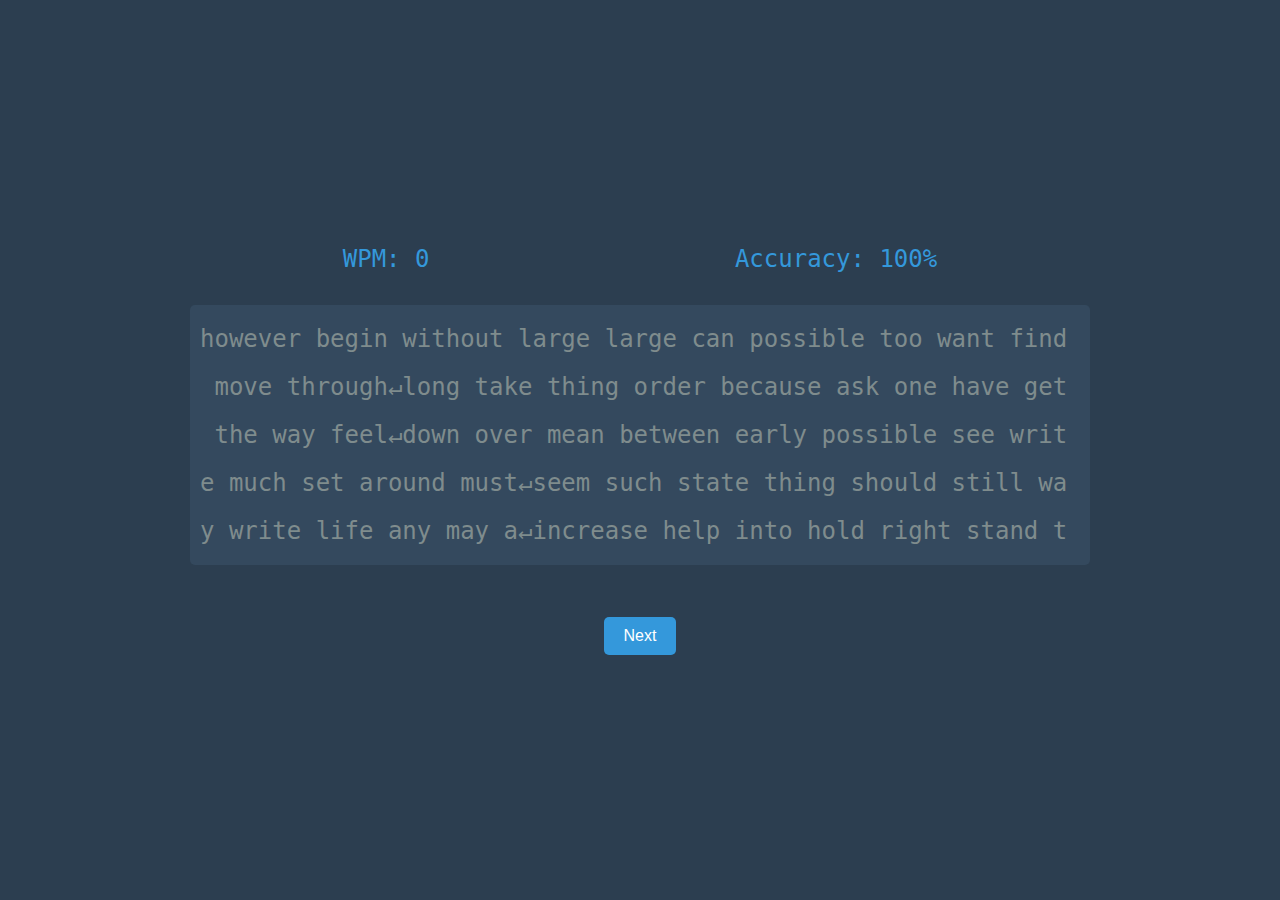
<file: index.html>
<!DOCTYPE html>
<html lang="en">
<head>
    <meta charset="UTF-8">
    <meta name="viewport" content="width=device-width, initial-scale=1.0">
    <title>Vibe Code Typing</title>
    <link rel="stylesheet" href="style.css">
</head>
<body>
    <div class="stats">
        <div class="stat-item">WPM: <span id="wpm">0</span></div>
        <div class="stat-item">Accuracy: <span id="accuracy">100</span>%</div>
    </div>
    <div class="container">
        <div id="text-wrapper" class="text-wrapper">
            <div id="text-to-type" class="text-display"></div>
        </div>
        <!-- This is now only used to capture focus -->
        <textarea id="text-input" class="text-input" autofocus></textarea>
        <button id="reset-btn">Next</button>
    </div>

    <!-- The Main Entry Point -->
    <script type="module" src="script.js"></script>
</body>
</html>
</file>
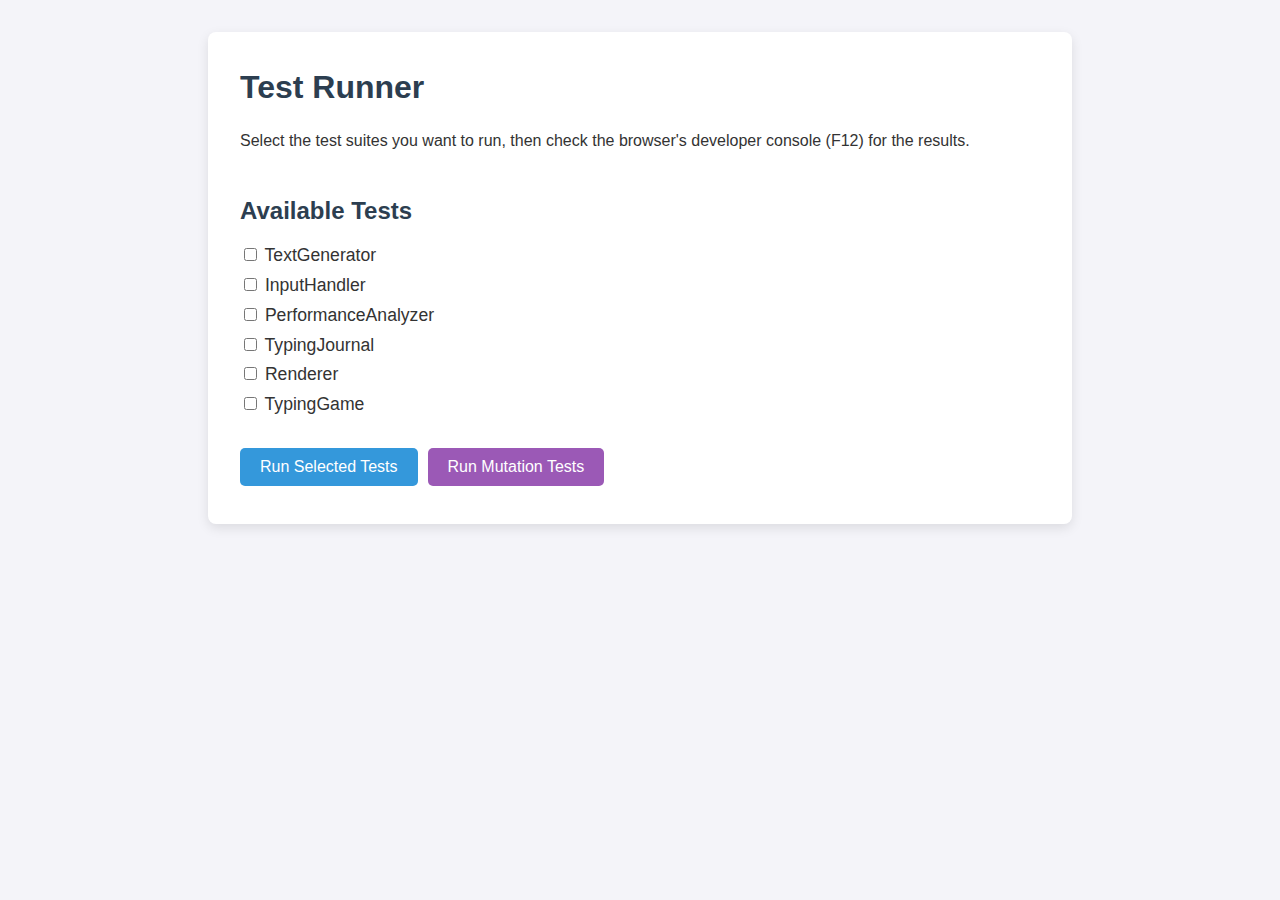
<file: tests/index.html>
<!DOCTYPE html>
<html lang="en">
<head>
    <meta charset="UTF-8">
    <!-- 
      This is an HTML meta refresh redirect.
      The "0" means to redirect immediately (after 0 seconds).
      The "url=" points to the actual location of our test runner.
      The path is relative to this file's location (tests/).
    -->
    <meta http-equiv="refresh" content="0; url=./framework/runner.html">
    <title>Redirecting to Test Runner...</title>
</head>
<body>
    <p>If you are not redirected automatically, <a href="./framework/runner.html">click here to go to the test runner</a>.</p>
</body>
</html>
</file>
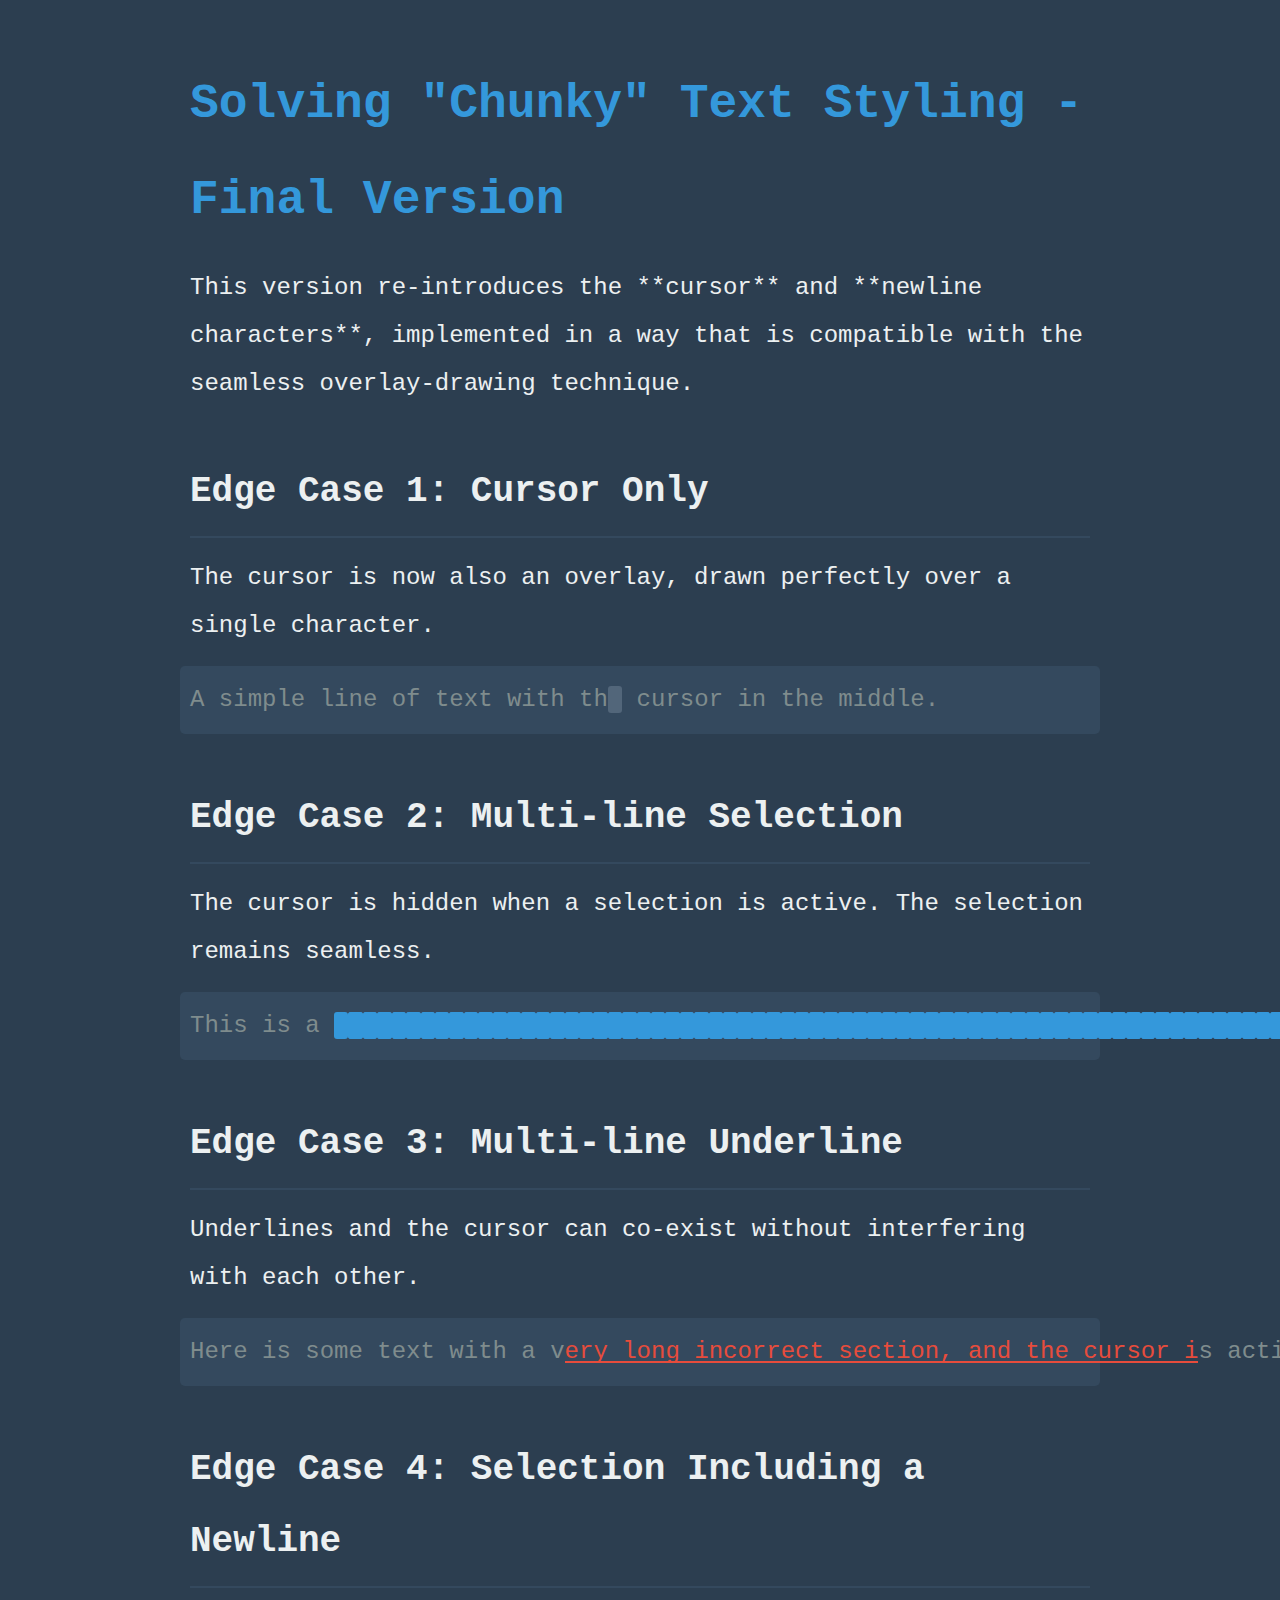
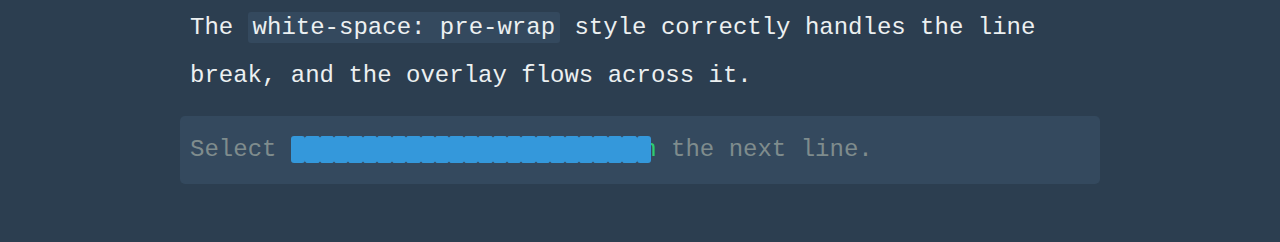
<file: i did not asked for this.html>
<!DOCTYPE html>
<html lang="en">
<head>
    <meta charset="UTF-8">
    <meta name="viewport" content="width=device-width, initial-scale=1.0">
    <title>Solving "Chunky" Text Styling - Final Version</title>
    <style>
        /* --- Basic Page Setup --- */
        body {
            font-family: 'Courier New', Courier, monospace;
            background-color: #2c3e50;
            color: #ecf0f1;
            padding: 2rem;
            font-size: 1.5rem;
            line-height: 2;
        }
        h1, h2, p {
            max-width: 900px;
            margin: 1rem auto;
        }
        h1 { color: #3498db; }
        h2 { border-bottom: 2px solid #34495e; padding-bottom: 0.5rem; margin-top: 3rem; }
        code { background-color: #34495e; padding: 2px 5px; border-radius: 3px; }

        /* --- Text Container Styles --- */
        .text-container {
            position: relative; /* CRITICAL: Anchor for our overlay boxes */
            background-color: #34495e;
            padding: 10px;
            border-radius: 5px;
            max-width: 900px;
            margin: 1rem auto;
            white-space: pre-wrap; /* CRITICAL: Handles \n characters automatically without needing <br> */
            user-select: none;
        }

        /* --- Character Span Styles --- */
        .text-container span {
            /* Spans only control color, not background or decoration */
        }
        .text-container .default { color: #7f8c8d; }
        .text-container .correct { color: #2ecc71; }
        .text-container .incorrect { color: #e74c3c; }
        .text-container .newline { color: #6a7c8e; } /* Styles the '↵' symbol */

        /* --- Overlay Box Styles (The Solution!) --- */
        .overlay-box {
            position: absolute;
            pointer-events: none;
            border-radius: 3px;
        }
        .overlay-selection {
            background-color: #3498db;
        }
        .overlay-underline {
            background-color: #e74c3c;
            height: 2px;
            border-radius: 0;
        }
        /* NEW: Style for the cursor overlay */
        .overlay-cursor {
            background-color: #52667a; /* The old block cursor color */
        }
    </style>
</head>
<body>

    <h1>Solving "Chunky" Text Styling - Final Version</h1>
    <p>This version re-introduces the **cursor** and **newline characters**, implemented in a way that is compatible with the seamless overlay-drawing technique.</p>

    <!-- ==================================================================================== -->
    <!-- EXAMPLE 1: Cursor Only (No Selection)                                                -->
    <!-- ==================================================================================== -->
    <h2>Edge Case 1: Cursor Only</h2>
    <p>The cursor is now also an overlay, drawn perfectly over a single character.</p>
    <div class="text-container" id="example1"></div>

    <!-- ==================================================================================== -->
    <!-- EXAMPLE 2: Multi-line Selection (Cursor at the end)                                  -->
    <!-- ==================================================================================== -->
    <h2>Edge Case 2: Multi-line Selection</h2>
    <p>The cursor is hidden when a selection is active. The selection remains seamless.</p>
    <div class="text-container" id="example2"></div>

    <!-- ==================================================================================== -->
    <!-- EXAMPLE 3: Multi-line Underline (with active cursor)                                 -->
    <!-- ==================================================================================== -->
    <h2>Edge Case 3: Multi-line Underline</h2>
    <p>Underlines and the cursor can co-exist without interfering with each other.</p>
    <div class="text-container" id="example3"></div>

    <!-- ==================================================================================== -->
    <!-- EXAMPLE 4: Selection including a newline character                                   -->
    <!-- ==================================================================================== -->
    <h2>Edge Case 4: Selection Including a Newline</h2>
    <p>The <code>white-space: pre-wrap</code> style correctly handles the line break, and the overlay flows across it.</p>
    <div class="text-container" id="example4"></div>


    <script>
        class VisualDebugger {
            constructor(containerId, text) {
                this.container = document.getElementById(containerId);
                this.text = text;
                this.charSpans = [];

                this.init();
            }

            // MODIFIED: No longer adds <br> tags. Relies on `white-space: pre-wrap`.
            init() {
                this.container.innerHTML = '';
                for (const char of this.text) {
                    const span = document.createElement('span');
                    if (char === '\n') {
                        span.innerHTML = '↵'; // Display newline character
                        span.className = 'newline';
                    } else if (char === ' ') {
                        span.innerHTML = '&nbsp;';
                        span.className = 'default';
                    } else {
                        span.innerText = char;
                        span.className = 'default';
                    }
                    this.container.appendChild(span);
                    this.charSpans.push(span);
                }
            }

            // MODIFIED: Now takes cursorPosition and decides whether to draw a cursor or selection.
            drawOverlays(ranges, cursorPosition) {
                this.container.querySelectorAll('.overlay-box').forEach(el => el.remove());
                const containerRect = this.container.getBoundingClientRect();

                // Determine if there is an active selection
                const hasSelection = ranges.some(r => r.start !== r.end);

                // --- Draw Cursor if there is NO selection ---
                if (!hasSelection && cursorPosition < this.charSpans.length) {
                    const cursorSpan = this.charSpans[cursorPosition];
                    const rect = cursorSpan.getBoundingClientRect();
                    const overlay = document.createElement('div');
                    
                    overlay.className = 'overlay-box overlay-cursor';
                    overlay.style.top = `${rect.top - containerRect.top}px`;
                    overlay.style.left = `${rect.left - containerRect.left}px`;
                    overlay.style.width = `${rect.width}px`;
                    overlay.style.height = `${rect.height}px`;
                    this.container.appendChild(overlay);
                }

                // --- Draw Selection and Underline Ranges ---
                for (const range of ranges) {
                    if (range.start >= range.end) continue;

                    const domRange = document.createRange();
                    // Clamp ranges to be within the bounds of available spans
                    const startIndex = Math.min(range.start, this.charSpans.length - 1);
                    const endIndex = Math.min(range.end - 1, this.charSpans.length - 1);

                    domRange.setStart(this.charSpans[startIndex], 0);
                    domRange.setEnd(this.charSpans[endIndex], 1);

                    const rects = domRange.getClientRects();

                    for (const rect of rects) {
                        const overlay = document.createElement('div');
                        overlay.className = `overlay-box ${range.type}`;
                        
                        const top = rect.top - containerRect.top;
                        const left = rect.left - containerRect.left;

                        if (range.type === 'overlay-underline') {
                           overlay.style.top = `${top + rect.height - 4}px`;
                        } else {
                           overlay.style.top = `${top}px`;
                        }
                        
                        overlay.style.left = `${left}px`;
                        overlay.style.width = `${rect.width}px`;
                        
                        if (range.type !== 'overlay-underline') {
                            overlay.style.height = `${rect.height}px`;
                        }
                        
                        this.container.appendChild(overlay);
                    }
                }
            }
        }

        // --- SETUP AND RUN THE EXAMPLES ---

        // Example 1: Cursor only
        const text1 = "A simple line of text with the cursor in the middle.";
        const demo1 = new VisualDebugger('example1', text1);
        demo1.drawOverlays([], 29); // No ranges, just a cursor at index 29
        demo1.charSpans[29].className = 'correct'; // Show the character under the cursor


        // Example 2: Multi-line Selection
        const text2 = "This is a long line of text that is designed to wrap onto multiple lines to demonstrate the selection.";
        const demo2 = new VisualDebugger('example2', text2);
        const selectionRange2 = [{ start: 10, end: 80, type: 'overlay-selection' }];
        demo2.drawOverlays(selectionRange2, 80); // Cursor is at the end of selection, so it's hidden
        for (let i = 10; i < 80; i++) { demo2.charSpans[i].className = 'correct'; }


        // Example 3: Multi-line Underline (with active cursor)
        const text3 = "Here is some text with a very long incorrect section, and the cursor is active within it.";
        const demo3 = new VisualDebugger('example3', text3);
        const underlineRange3 = [{ start: 26, end: 70, type: 'overlay-underline' }];
        demo3.drawOverlays(underlineRange3, 50); // Cursor at index 50
        for (let i = 26; i < 70; i++) { demo3.charSpans[i].className = 'incorrect'; }


        // Example 4: Selection including a newline
        const text4 = "Select this text\nand the text on the next line.";
        const demo4 = new VisualDebugger('example4', text4);
        const selectionRange4 = [{ start: 7, end: 32, type: 'overlay-selection' }];
        demo4.drawOverlays(selectionRange4, 32); // Cursor at the end, hidden
        for (let i = 7; i < 32; i++) { if(text4[i] !== '\n') demo4.charSpans[i].className = 'correct'; }

    </script>

</body>
</html>
</file>
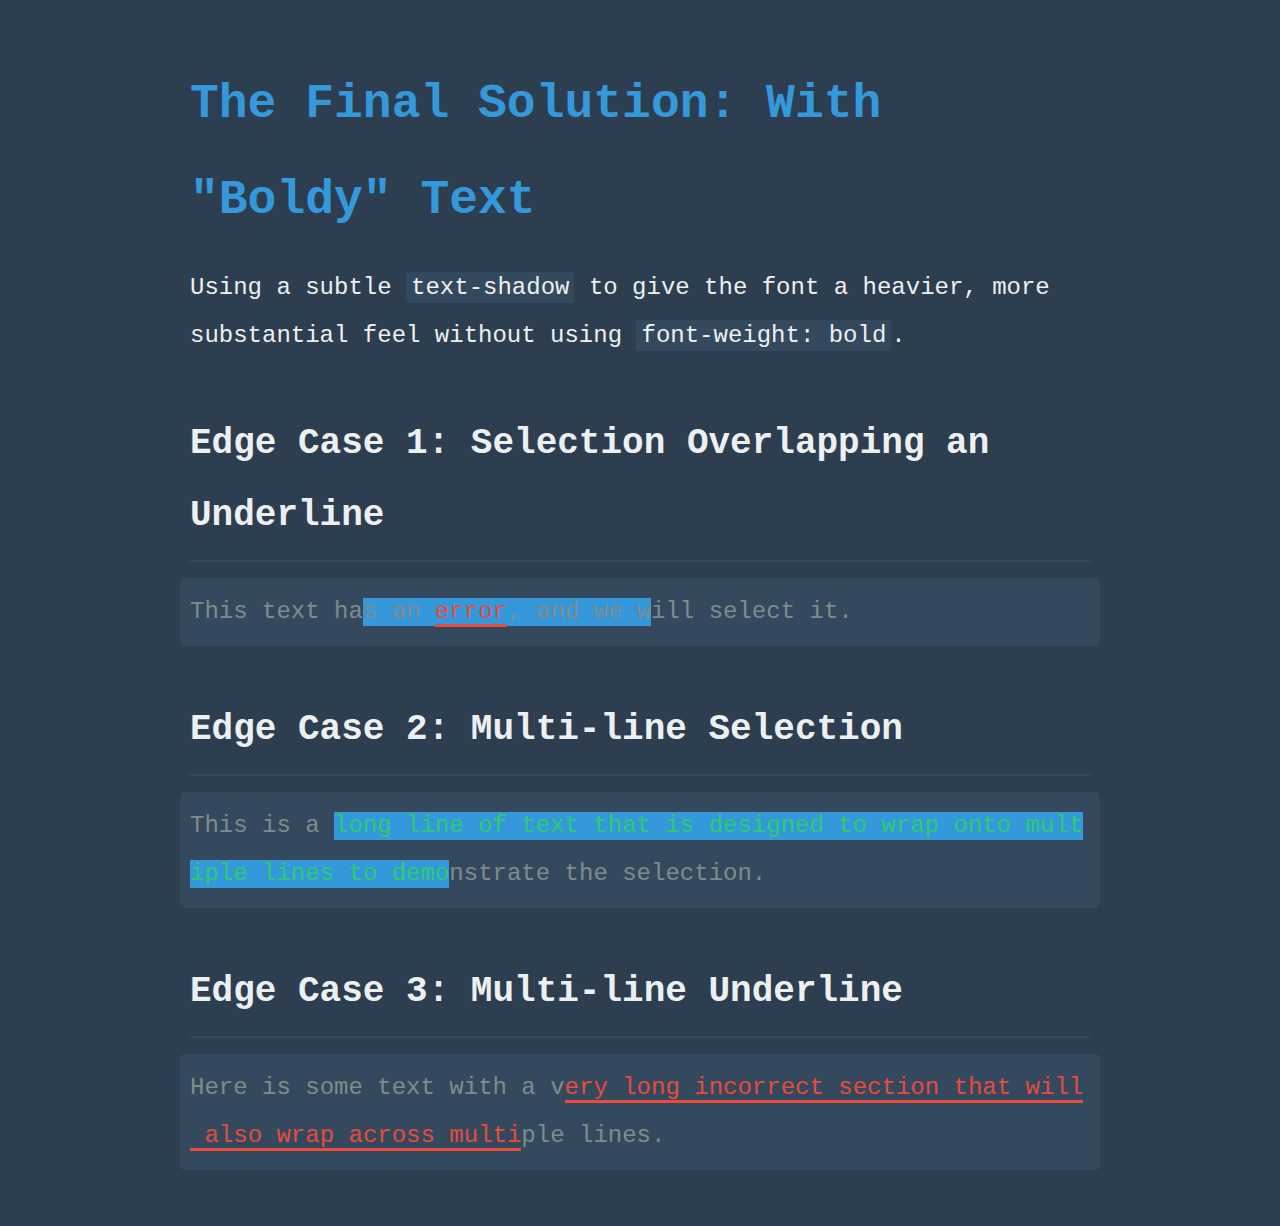
<file: test.html>
<!DOCTYPE html>
<html lang="en">
<head>
    <meta charset="UTF-8">
    <meta name="viewport" content="width=device-width, initial-scale=1.0">
    <title>The Final Solution - "Boldy" Edition</title>
    <style>
        /* --- Basic Page Setup --- */
        body {
            font-family: 'Roboto Mono', monospace;
            background-color: #2c3e50;
            color: #ecf0f1;
            padding: 2rem;
            font-size: 1.5rem;
            line-height: 2;
        }
        h1, h2, p {
            max-width: 900px;
            margin: 1rem auto;
        }
        h1 { color: #3498db; }
        h2 { border-bottom: 2px solid #34495e; padding-bottom: 0.5rem; margin-top: 3rem; }
        code { background-color: #34495e; padding: 2px 5px; border-radius: 3px; }

        /* --- FINAL PRODUCTION STYLES --- */
        .text-container {
            background-color: #34495e;
            padding: 10px;
            border-radius: 5px;
            max-width: 900px;
            margin: 1rem auto;
            display: flex;
            flex-wrap: wrap;
        }
        .text-container span {
            position: relative;
            white-space: pre-wrap;
        }
        .text-container .default { color: #7f8c8d; }
        .text-container .correct { color: #2ecc71; }
        .text-container .incorrect { color: #e74c3c; }
        .text-container .newline-break { flex-basis: 100%; height: 0; }
        .selected {
            color: #2c3e50;
            background-image: linear-gradient(
                transparent 20%, #3498db 20%, 
                #3498db 80%, transparent 80%
            );
            background-repeat: no-repeat;
        }
        .underline::after {
            content: '';
            position: absolute;
            width: 100%;
            height: 3px;
            background-color: #e74c3c;
            left: 0;
            bottom: 9px;
        }
        .selection-start { border-top-left-radius: 3px; border-bottom-left-radius: 3px; }
        .selection-end { border-top-right-radius: 3px; border-bottom-right-radius: 3px; }
    </style>
</head>
<body>

    <h1>The Final Solution: With "Boldy" Text</h1>
    <p>Using a subtle <code>text-shadow</code> to give the font a heavier, more substantial feel without using <code>font-weight: bold</code>.</p>

    <h2>Edge Case 1: Selection Overlapping an Underline</h2>
    <div class="text-container" id="example1"></div>

    <h2>Edge Case 2: Multi-line Selection</h2>
    <div class="text-container" id="example2"></div>

    <h2>Edge Case 3: Multi-line Underline</h2>
    <div class="text-container" id="example3"></div>


    <script>
        class VisualDebugger {
            constructor(containerId, text) { this.container = document.getElementById(containerId); this.text = text; this.charSpans = []; this.init(); }
            init() { this.container.innerHTML = ''; this.charSpans = []; for (const char of this.text) { if (char === '\n') { const br = document.createElement('div'); br.className = 'newline-break'; this.container.appendChild(br); this.charSpans.push(null); } else { const span = document.createElement('span'); span.innerText = char; span.className = 'default'; this.container.appendChild(span); this.charSpans.push(span); } } }
            applyStyles(styles) { for (const style of styles) { const { start, end, className } = style; if (start >= end) continue; for (let i = start; i < end; i++) { if (this.charSpans[i]) { this.charSpans[i].classList.add(className); } } if (className === 'selected') { if (this.charSpans[start]) this.charSpans[start].classList.add('selection-start'); if (this.charSpans[end - 1]) this.charSpans[end - 1].classList.add('selection-end'); } } }
        }
        const text1 = "This text has an error, and we will select it.";
        const demo1 = new VisualDebugger('example1', text1);
        demo1.applyStyles([ { start: 17, end: 22, className: 'incorrect' }, { start: 17, end: 22, className: 'underline' }, { start: 12, end: 32, className: 'selected' } ]);
        const text2 = "This is a long line of text that is designed to wrap onto multiple lines to demonstrate the selection.";
        const demo2 = new VisualDebugger('example2', text2);
        demo2.applyStyles([ { start: 10, end: 80, className: 'correct' }, { start: 10, end: 80, className: 'selected' } ]);
        const text3 = "Here is some text with a very long incorrect section that will also wrap across multiple lines.";
        const demo3 = new VisualDebugger('example3', text3);
        demo3.applyStyles([ { start: 26, end: 85, className: 'incorrect' }, { start: 26, end: 85, className: 'underline' } ]);
    </script>

</body>
</html>
</file>
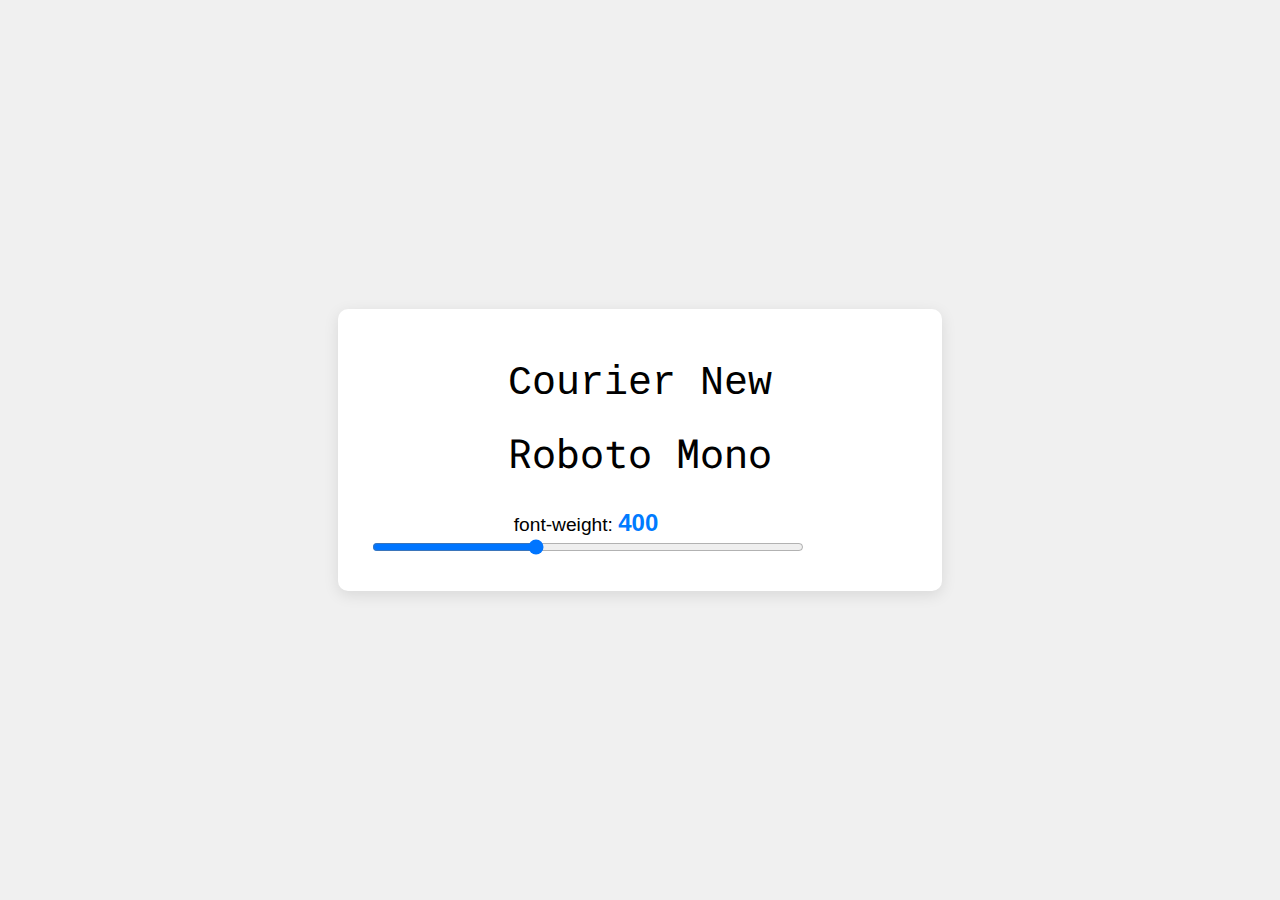
<file: test2.html>
<!DOCTYPE html>
<html lang="en">
<head>
    <meta charset="UTF-8">
    <meta name="viewport" content="width=device-width, initial-scale=1.0">
    <title>Font-Weight Demo</title>

    <!-- 1. Import a VARIABLE font from Google Fonts -->
    <!-- We are importing Roboto Mono with a weight axis from 100 to 700 -->
    <link rel="preconnect" href="https://fonts.googleapis.com">
    <link rel="preconnect" href="https://fonts.gstatic.com" crossorigin>
    <link href="https://fonts.googleapis.com/css2?family=Roboto+Mono:wght@100..700&display=swap" rel="stylesheet">

    <style>
        body {
            font-family: sans-serif;
            display: flex;
            flex-direction: column;
            align-items: center;
            justify-content: center;
            height: 100vh;
            margin: 0;
            background-color: #f0f0f0;
        }
        .container {
            padding: 2rem;
            background-color: white;
            border-radius: 10px;
            box-shadow: 0 4px 15px rgba(0,0,0,0.1);
            text-align: center;
        }
        p {
            font-size: 2.5rem; /* Make the text large to see the effect clearly */
            margin: 20px;
            min-width: 500px; /* Prevent layout shift */
        }
        /* 2. Apply the fonts to the text elements */
        #static-text {
            font-family: 'Courier New', Courier, monospace;
        }
        #variable-text {
            font-family: 'Roboto Mono', monospace;
        }
        .slider-container {
            margin-top: 30px;
            width: 80%;
        }
        label {
            font-size: 1.2rem;
        }
        input[type="range"] {
            width: 100%;
        }
        #weight-value {
            font-size: 1.5rem;
            font-weight: bold;
            color: #007BFF;
        }
    </style>
</head>
<body>

    <div class="container">
        <!-- Text with a STATIC font -->
        <p id="static-text">Courier New</p>

        <!-- Text with a VARIABLE font -->
        <p id="variable-text">Roboto Mono</p>

        <div class="slider-container">
            <label for="weight-slider">font-weight: <span id="weight-value">400</span></label>
            <input type="range" id="weight-slider" min="100" max="900" value="400" step="1">
        </div>
    </div>

    <script>
        // 3. JavaScript to dynamically update the font-weight
        const slider = document.getElementById('weight-slider');
        const staticText = document.getElementById('static-text');
        const variableText = document.getElementById('variable-text');
        const weightValue = document.getElementById('weight-value');

        slider.addEventListener('input', function() {
            const newWeight = this.value;

            // Update the font-weight of both text elements
            staticText.style.fontWeight = newWeight;
            variableText.style.fontWeight = newWeight;

            // Update the displayed value
            weightValue.textContent = newWeight;
        });
    </script>

</body>
</html>
</file>
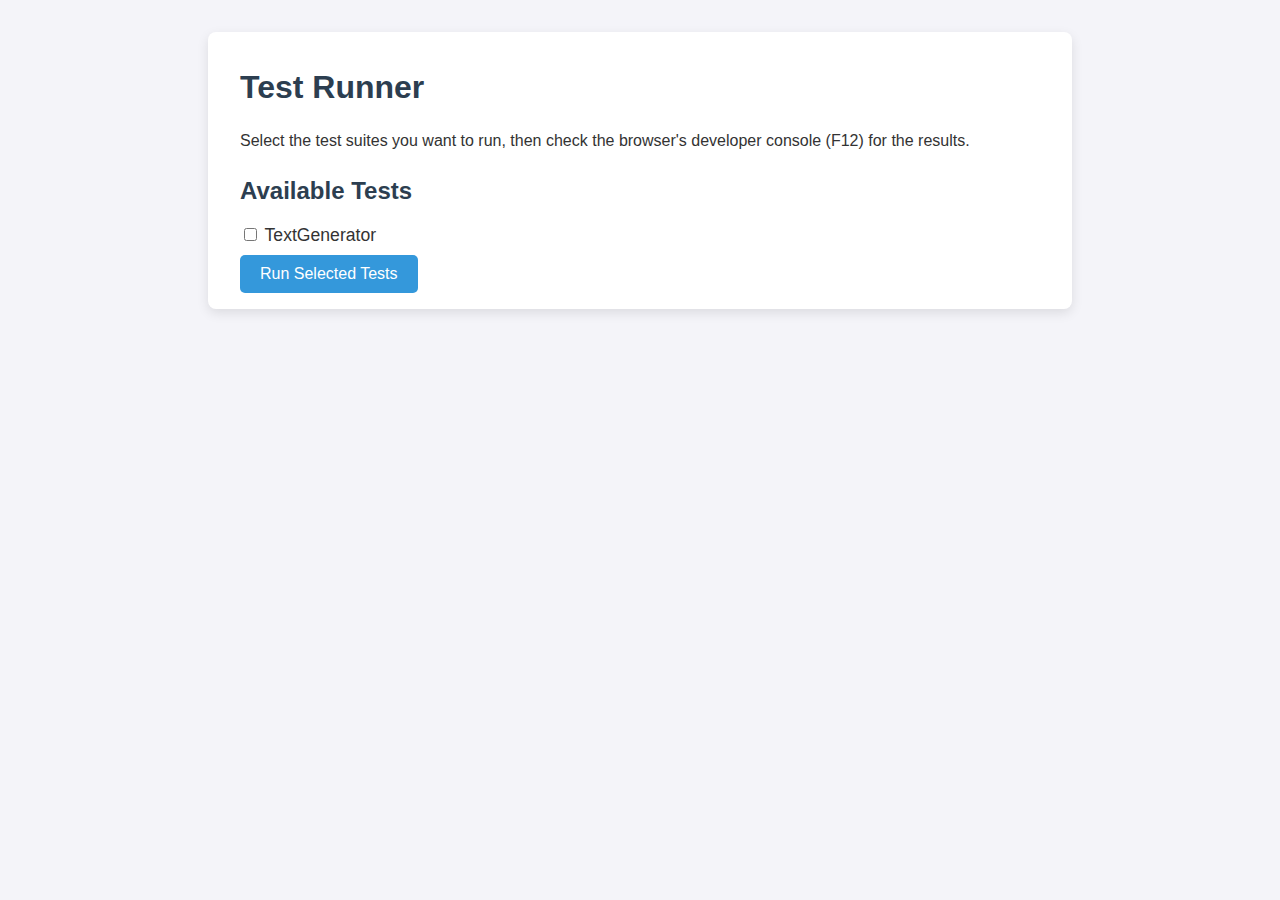
<file: tests/runner.html>
<!DOCTYPE html>
<html lang="en">
<head>
    <meta charset="UTF-8">
    <title>Vibe Code Typing - Test Runner</title>
    <style>
        body { font-family: sans-serif; background-color: #f4f4f9; color: #333; }
        .container { max-width: 800px; margin: 2em auto; padding: 1em 2em; background-color: #fff; border-radius: 8px; box-shadow: 0 4px 12px rgba(0,0,0,0.1); }
        h1, h2 { color: #2c3e50; }
        #test-form { margin-top: 1.5em; }
        .test-option { display: block; margin-bottom: 0.5em; font-size: 1.1em; }
        button { font-size: 1em; padding: 10px 20px; border-radius: 5px; border: none; background-color: #3498db; color: white; cursor: pointer; }
        button:hover { background-color: #2980b9; }
        p { line-height: 1.6; }
    </style>
</head>
<body>
    <div class="container">
        <h1>Test Runner</h1>
        <p>Select the test suites you want to run, then check the browser's developer console (F12) for the results.</p>
        
        <form id="test-form">
            <h2>Available Tests</h2>
            <div id="test-selection-container">
                <!-- Checkboxes will be dynamically inserted here -->
            </div>
            <button type="submit">Run Selected Tests</button>
        </form>
    </div>

    <div id="script-container"></div>

    <script>
        const AVAILABLE_TESTS = [
            {
                name: "TextGenerator",
                testPath: "TextGenerator/TextGenerator.test.js",
                componentPath: "../TextGenerator.js"
            },
            // {
            //     name: "InputHandler",
            //     testPath: "InputHandler/InputHandler.test.js",
            //     componentPath: "../InputHandler.js"
            // }
        ];

        const form = document.getElementById('test-form');
        const selectionContainer = document.getElementById('test-selection-container');
        const scriptContainer = document.getElementById('script-container');

        function populateTestOptions() {
            AVAILABLE_TESTS.forEach(test => {
                const label = document.createElement('label');
                label.className = 'test-option';
                const checkbox = document.createElement('input');
                checkbox.type = 'checkbox';
                checkbox.name = 'tests';
                checkbox.value = test.name;
                
                label.appendChild(checkbox);
                label.appendChild(document.createTextNode(` ${test.name}`));
                selectionContainer.appendChild(label);
            });
        }

        function loadScript(src) {
            return new Promise((resolve, reject) => {
                const script = document.createElement('script');
                script.src = src;
                script.onload = () => resolve(script);
                script.onerror = () => reject(new Error(`Script load error for ${src}`));
                scriptContainer.appendChild(script);
            });
        }

        async function runTestsFromUrl() {
            const params = new URLSearchParams(window.location.search);
            const testsToRun = params.getAll('tests');

            if (testsToRun.length === 0) return;

            document.querySelectorAll('input[name="tests"]').forEach(checkbox => {
                if (testsToRun.includes(checkbox.value)) {
                    checkbox.checked = true;
                }
            });

            scriptContainer.innerHTML = '';
            await loadScript('test-framework.js');

            for (const testName of testsToRun) {
                const testConfig = AVAILABLE_TESTS.find(t => t.name === testName);
                if (testConfig) {
                    await loadScript(testConfig.componentPath);
                    await loadScript(testConfig.testPath);
                }
            }

            Test.summarize();
        }

        form.addEventListener('submit', (event) => {
            event.preventDefault();
            const formData = new FormData(form);
            const selectedTests = formData.getAll('tests');
            
            const newUrl = new URL(window.location.pathname, window.location.origin);
            selectedTests.forEach(test => newUrl.searchParams.append('tests', test));
            
            window.location.href = newUrl.href;
        });

        document.addEventListener('DOMContentLoaded', () => {
            populateTestOptions();
            runTestsFromUrl();
        });

    </script>
</body>
</html>
</file>
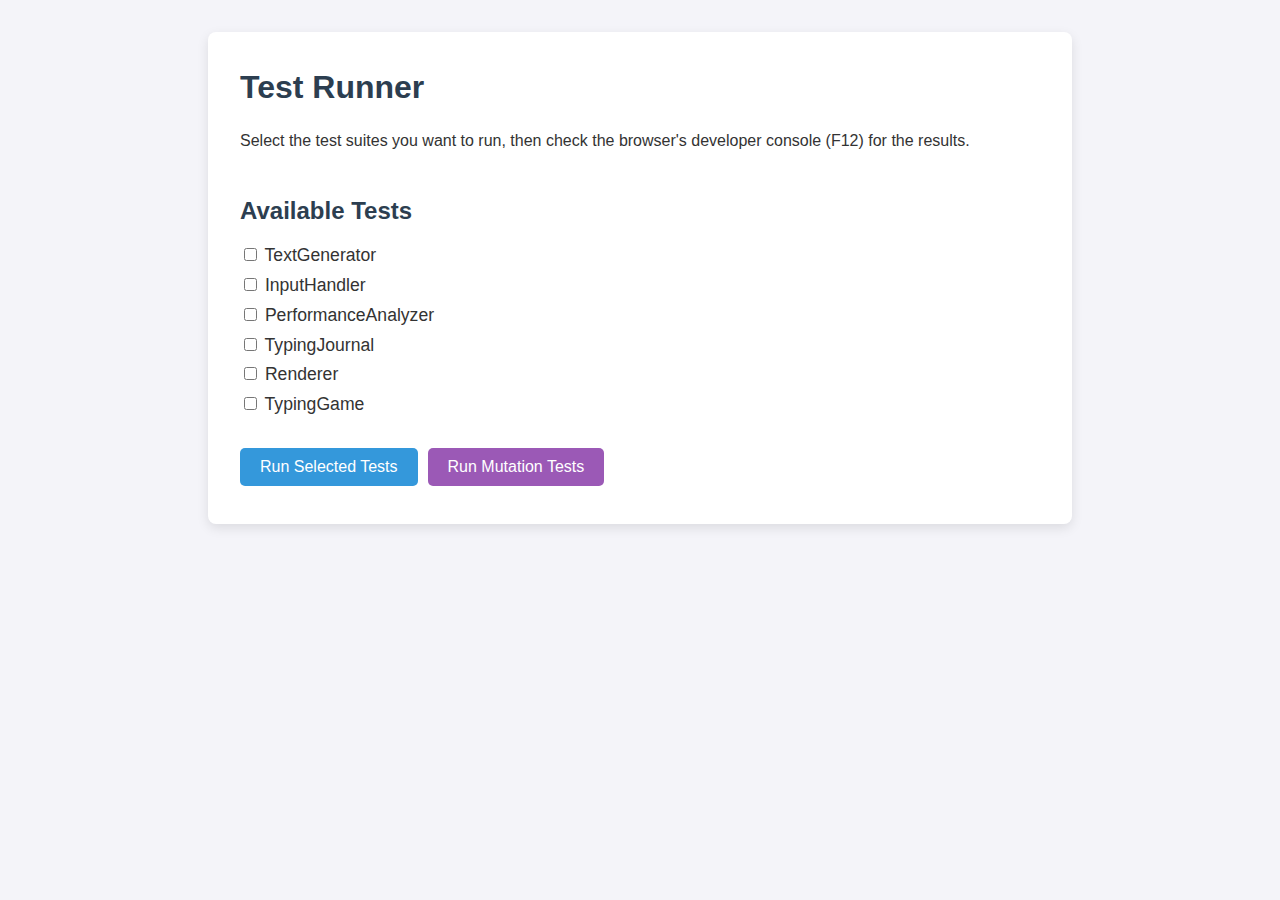
<file: tests/framework/runner.html>
<!DOCTYPE html>
<html lang="en">
<head>
    <meta charset="UTF-8">
    <title>Vibe Code Typing - Test Runner</title>
    <style>
        body { font-family: sans-serif; background-color: #f4f4f9; color: #333; }
        .container { max-width: 800px; margin: 2em auto; padding: 1em 2em; background-color: #fff; border-radius: 8px; box-shadow: 0 4px 12px rgba(0,0,0,0.1); }
        h1, h2 { color: #2c3e50; }
        #test-form { margin-top: 1.5em; display: flex; flex-direction: column; align-items: flex-start; }
        #test-selection-container { margin-bottom: 1.5em; }
        .test-option { display: block; margin-bottom: 0.5em; font-size: 1.1em; }
        .button-group { display: flex; gap: 10px; }
        button { font-size: 1em; padding: 10px 20px; border-radius: 5px; border: none; color: white; cursor: pointer; }
        #run-btn { background-color: #3498db; }
        #run-btn:hover { background-color: #2980b9; }
        #mutate-btn { background-color: #9b59b6; }
        #mutate-btn:hover { background-color: #8e44ad; }
        #mutation-status { margin-top: 1.5em; font-family: monospace; font-size: 1.1em; white-space: pre; }
        p { line-height: 1.6; }
    </style>
</head>
<body>
    <div class="container">
        <h1>Test Runner</h1>
        <p>Select the test suites you want to run, then check the browser's developer console (F12) for the results.</p>
        
        <form id="test-form">
            <h2>Available Tests</h2>
            <div id="test-selection-container">
                <!-- Checkboxes will be dynamically inserted here -->
            </div>
            <div class="button-group">
                <button id="run-btn" type="submit">Run Selected Tests</button>
                <button id="mutate-btn" type="button">Run Mutation Tests</button>
            </div>
        </form>

        <div id="mutation-status"></div>
    </div>

    <!-- This sandbox is where tests will safely manipulate the DOM -->
    <div id="test-sandbox"></div>

    <script>
        // With ESM, we only need to know the entry point for each test suite.
        // The browser will handle loading all nested dependencies.
        const AVAILABLE_TESTS = [
            { name: "TextGenerator", testPath: "../TextGenerator.test.js" },
            { name: "InputHandler", testPath: "../InputHandler.test.js" },
            { name: "PerformanceAnalyzer", testPath: "../PerformanceAnalyzer.test.js" },
            { name: "TypingJournal", testPath: "../TypingJournal.test.js" },
            { name: "Renderer", testPath: "../Renderer.test.js" },
            { name: "TypingGame", testPath: "../TypingGame.test.js" },
        ];

        const form = document.getElementById('test-form');
        const selectionContainer = document.getElementById('test-selection-container');
        
        function populateTestOptions() {
            AVAILABLE_TESTS.forEach(test => {
                const label = document.createElement('label');
                label.className = 'test-option';
                const checkbox = document.createElement('input');
                checkbox.type = 'checkbox';
                checkbox.name = 'tests';
                checkbox.value = test.name;
                label.appendChild(checkbox);
                label.appendChild(document.createTextNode(` ${test.name}`));
                selectionContainer.appendChild(label);
            });
        }

        async function runUnitTests(testsToRun) {
            console.clear();
            console.log("--- UNIT TEST RUN STARTED ---");

            try {
                // Dynamically import the framework modules.
                // The browser's module cache prevents re-execution.
                await import('./Assertions.js'); // Path changed
                await import('./Collector.js');  // Path changed
                await import('./Reporter.js');   // Path changed
                const { Test } = await import('./test-framework.js'); // Path changed

                // Loop through and load each selected test module.
                for (const testName of testsToRun) {
                    const testConfig = AVAILABLE_TESTS.find(t => t.name === testName);
                    if (testConfig) {
                        await import(testConfig.testPath);
                    }
                }

                Test.summarize();

            } catch (error) {
                console.error("A critical error occurred during the test run:", error);
            }
        }
        
        async function runMutationTests(testsToRun) {
            const statusDiv = document.getElementById('mutation-status');
            statusDiv.textContent = "Mutation testing is not yet implemented.";
            console.log("Mutation testing workflow would start here for:", testsToRun);
            // This is the entry point for our future mutation testing logic.
        }

        function getSelectedTests() {
             const formData = new FormData(form);
             return formData.getAll('tests');
        }

        // --- Event Listeners ---

        form.addEventListener('submit', (event) => {
            event.preventDefault();
            const selectedTests = getSelectedTests();
            const newUrl = new URL(window.location.pathname, window.location.origin);
            selectedTests.forEach(test => newUrl.searchParams.append('tests', test));
            window.location.href = newUrl.href; // Reload the page with new params
        });

        document.getElementById('mutate-btn').addEventListener('click', async () => {
            const selectedTests = getSelectedTests();
            if (selectedTests.length > 0) {
                 await runMutationTests(selectedTests);
            } else {
                alert("Please select at least one test suite to mutate.");
            }
        });

        document.addEventListener('DOMContentLoaded', () => {
            populateTestOptions();
            
            // Check URL params to run tests on page load
            const params = new URLSearchParams(window.location.search);
            const testsToRunOnLoad = params.getAll('tests');

            if (testsToRunOnLoad.length > 0) {
                document.querySelectorAll('input[name="tests"]').forEach(checkbox => {
                    if (testsToRunOnLoad.includes(checkbox.value)) {
                        checkbox.checked = true;
                    }
                });
                runUnitTests(testsToRunOnLoad);
            }
        });
    </script>
</body>
</html>
</file>
<file: style.css>
/* --- Basic Page Setup --- */
body {
    background-color: #2c3e50;
    color: #ecf0f1;
    font-family: 'Roboto Mono', monospace; /* Updated Font */
    display: flex;
    justify-content: center;
    align-items: center;
    height: 100vh;
    margin: 0;
    flex-direction: column;
}

/* --- App Structure --- */
.stats {
    display: flex;
    justify-content: space-around;
    width: 80%;
    max-width: 900px;
    margin-bottom: 2rem;
    font-size: 1.5rem;
}

.stat-item {
    color: #3498db;
}

.container {
    text-align: center;
    width: 80%;
    max-width: 900px;
}

.text-wrapper {
    overflow: hidden;
    position: relative;
    text-align: left;
    margin-bottom: 2rem;
    border-radius: 5px;
    background-color: #34495e;
    padding: 10px;
    box-sizing: border-box;
    cursor: text;
}

.text-input {
    position: absolute;
    left: -9999px;
}

#reset-btn {
    background-color: #3498db;
    border: none;
    color: white;
    padding: 10px 20px;
    font-size: 1rem;
    border-radius: 5px;
    cursor: pointer;
    margin-top: 20px;
}

#reset-btn:hover {
    background-color: #2980b9;
}


/* =================================================================== */
/* FINAL, PERFECTED STYLING ENGINE                                     */
/* =================================================================== */

/* --- 1. The Core Layout Fix --- */
.text-display {
    display: flex;
    flex-wrap: wrap;
    position: relative;
    top: 0;
    transition: top 0.2s ease-out;
    font-size: 1.5rem;
    line-height: 2;
}

/* --- 2. Span Styling --- */
.text-display span {
    position: relative; /* Anchor for the underline's pseudo-element */
    white-space: pre-wrap; /* Ensures spaces render correctly */
}
.text-display .default { color: #7f8c8d; }
.text-display .correct { color: #2ecc71; }
.text-display .incorrect { color: #e74c3c; }

/* --- 3. Tuned Selection, Underline, and Cursor Styles --- */

/* A shorter, tighter selection highlight */
.selected {
    color: #2c3e50;
    background-image: linear-gradient(
        transparent 20%, #3498db 20%, 
        #3498db 80%, transparent 80%
    );
    background-repeat: no-repeat;
}

/* A perfectly positioned underline using a pseudo-element */
.underline::after {
    content: '';
    position: absolute;
    width: 100%;
    height: 3px;
    background-color: #e74c3c;
    left: 0;
    bottom: 9px; /* Your chosen perfect distance */
}

/* The block cursor: Same shape as selection, different color */
.cursor {
    background-image: linear-gradient(
        transparent 20%, #52667a 20%, 
        #52667a 80%, transparent 80%
    );
    background-repeat: no-repeat;
    border-radius: 3px;
}

/* Rounded corners for the start/end of a selection */
.selection-start { border-top-left-radius: 3px; border-bottom-left-radius: 3px; }
.selection-end { border-top-right-radius: 3px; border-bottom-right-radius: 3px; }
</file>
